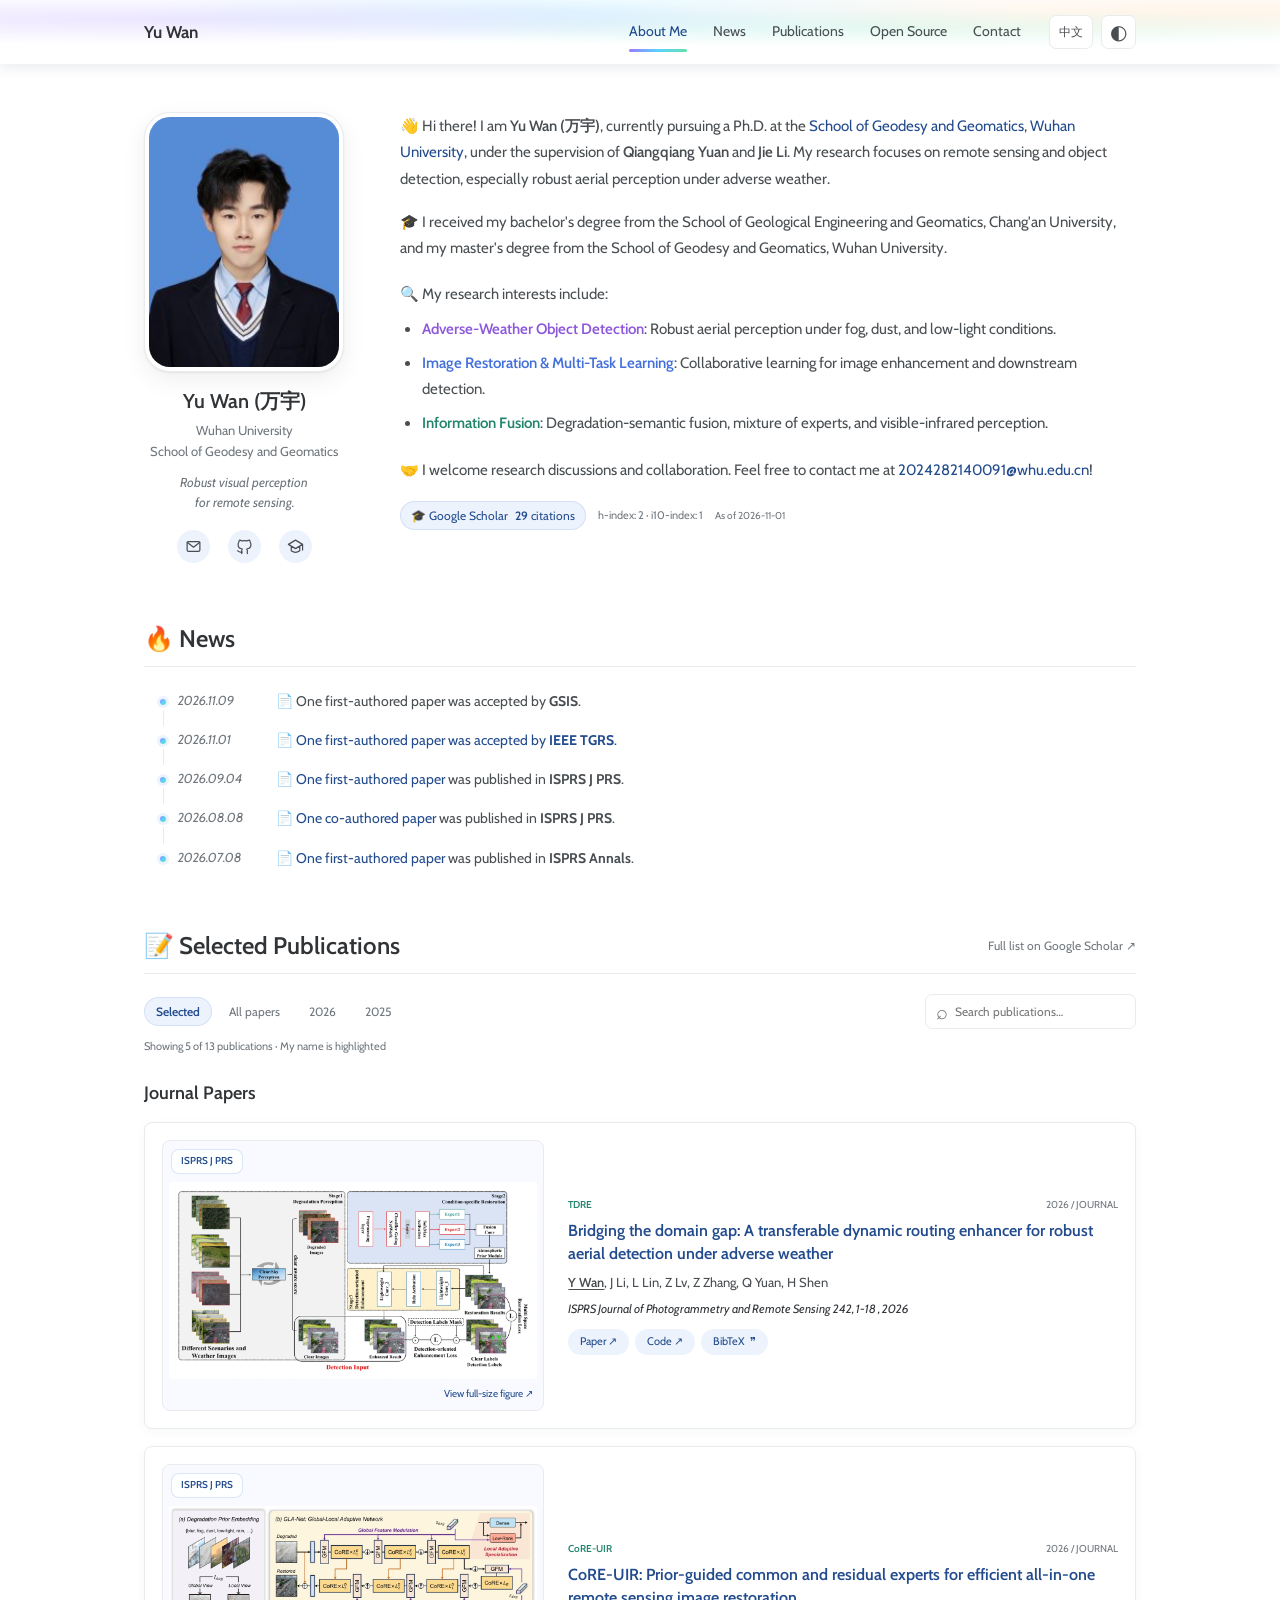
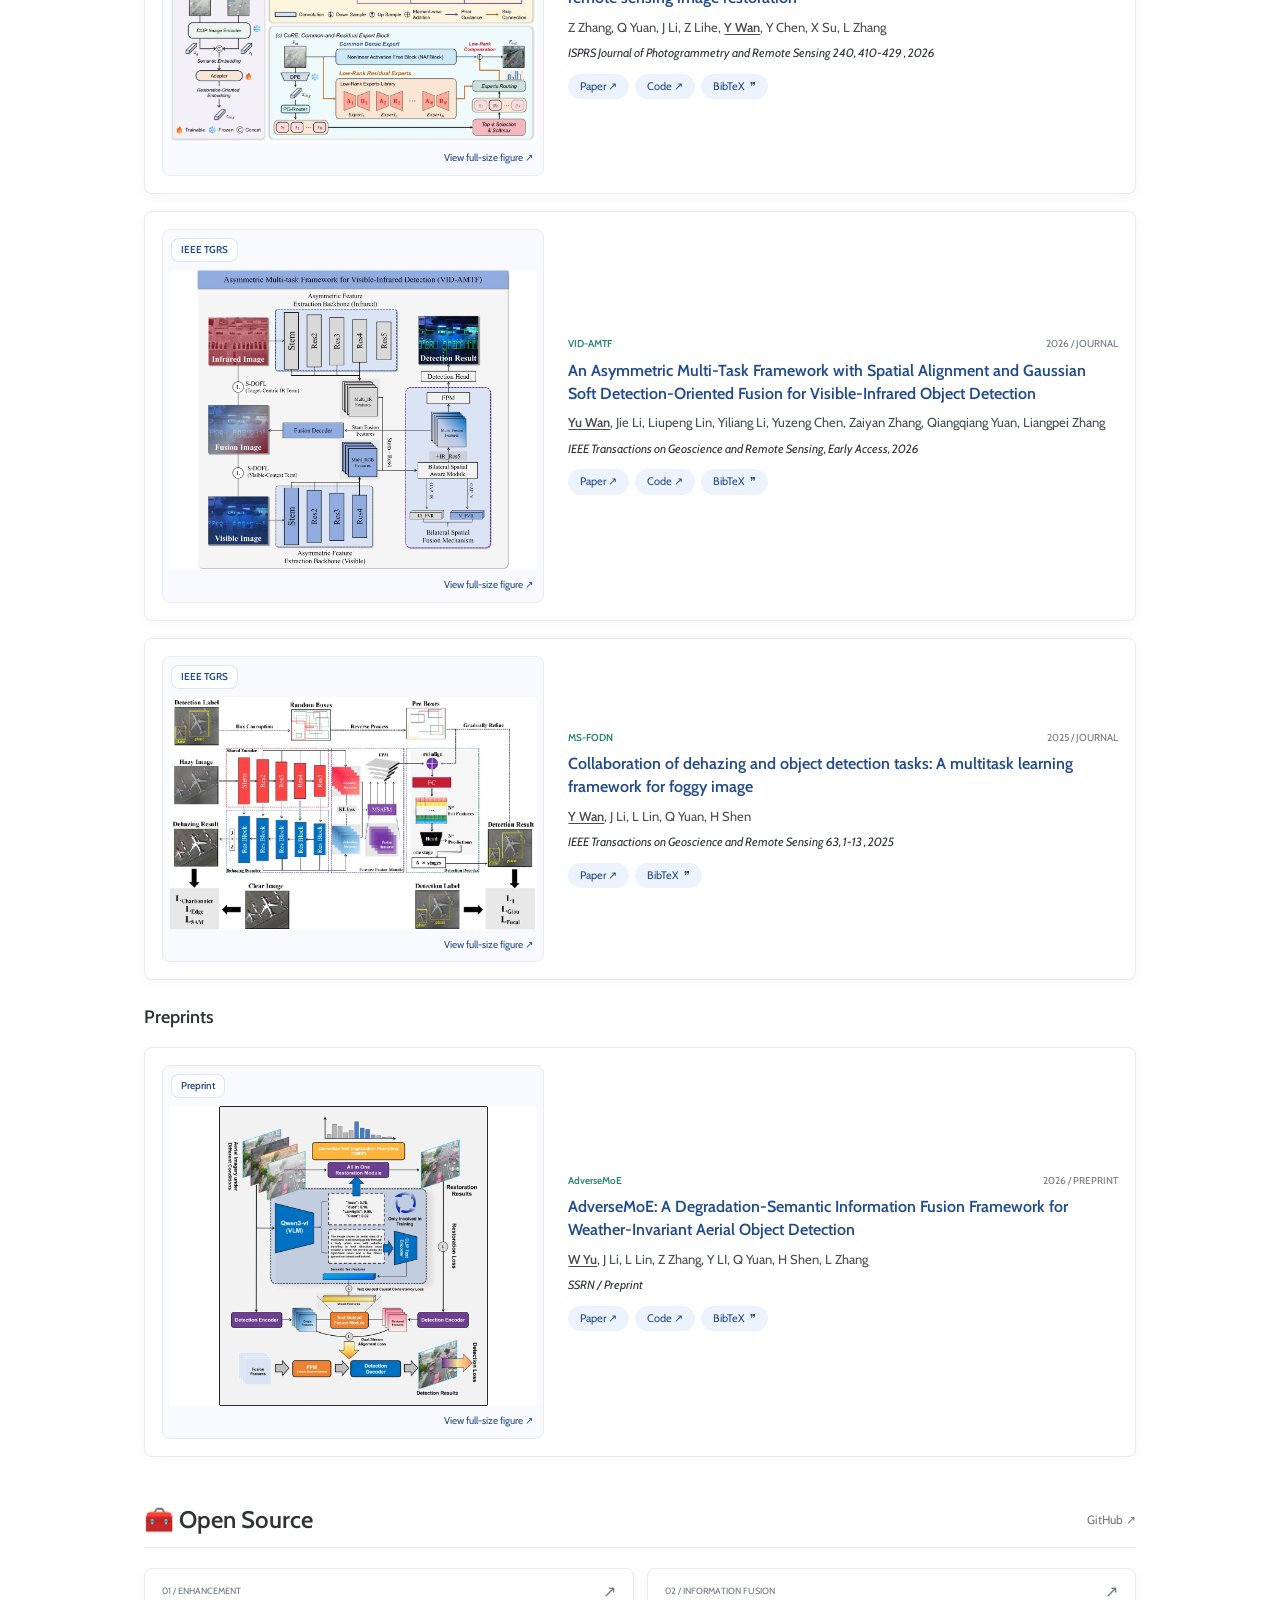
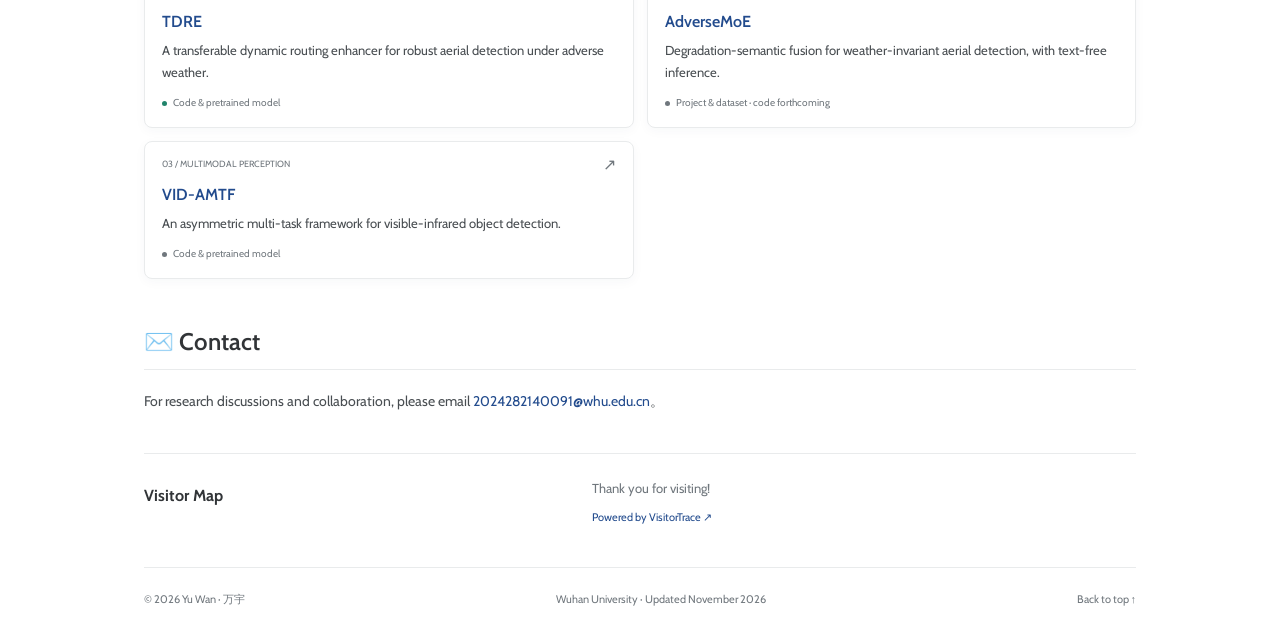
<file: index.html>
<!doctype html>
<html lang="en" data-theme="light">
<head>
  <meta charset="utf-8"><meta name="viewport" content="width=device-width,initial-scale=1">
  <title>Yu Wan · 万宇 | Remote Sensing & Computer Vision</title>
  <meta name="description" content="Yu Wan (万宇), Wuhan University. Research in remote sensing, object detection, and robust visual perception under adverse weather.">
  <meta property="og:title" content="Yu Wan · 万宇 — Academic Homepage">
  <meta property="og:description" content="Remote sensing. Robust perception. Seeing through adverse weather.">
  <meta property="og:type" content="website"><meta name="color-scheme" content="light dark">
  <link rel="icon" href="assets/favicon.svg" type="image/svg+xml">
  <link rel="stylesheet" href="assets/style.css">
  <script>try{document.documentElement.dataset.theme=localStorage.getItem('yw-theme')||'light';document.documentElement.lang=localStorage.getItem('yw-lang')||'en'}catch(e){}</script>
</head>
<body>
<a class="skip-link" href="#main">Skip to content</a>
<header class="site-header"><nav class="nav shell" aria-label="Main navigation">
  <a href="#about" class="wordmark" aria-label="Yu Wan home">Yu Wan</a>
  <div class="nav-links"><a href="#about"><span class="en">About Me</span><span class="zh">关于我</span></a><a href="#news"><span class="en">News</span><span class="zh">动态</span></a><a href="#publications"><span class="en">Publications</span><span class="zh">论文</span></a><a href="#projects"><span class="en">Open Source</span><span class="zh">开源项目</span></a><a href="#contact"><span class="en">Contact</span><span class="zh">联系</span></a></div>
  <div class="nav-actions"><button id="language" aria-label="Switch language">中文</button><button id="theme" aria-label="Toggle dark theme"><span aria-hidden="true">◐</span></button></div>
</nav></header>
<main id="main" class="shell">
<section class="about-section" id="about">
  <aside class="profile" aria-label="Personal profile">
    <img class="portrait" src="assets/portrait.jpg" alt="Yu Wan · 万宇" width="182" height="256">
    <h1><span class="en">Yu Wan (万宇)</span><span class="zh">万宇 · Yu Wan</span></h1>
    <p class="affiliation"><span class="en">Wuhan University<br>School of Geodesy and Geomatics</span><span class="zh">武汉大学 · 测绘学院</span></p>
    <p class="profile-description"><span class="en">Robust visual perception<br>for remote sensing.</span><span class="zh">面向遥感的鲁棒视觉感知。</span></p>
    <div class="profile-links"><a href="mailto:2024282140091@whu.edu.cn" aria-label="Email" title="Email"><svg viewBox="0 0 24 24" aria-hidden="true"><rect x="3" y="5" width="18" height="14" rx="2"/><path d="m3 6 9 7 9-7"/></svg></a><a href="https://github.com/KIKYOUWY" target="_blank" rel="noopener noreferrer" aria-label="GitHub" title="GitHub"><svg viewBox="0 0 24 24" aria-hidden="true"><path d="M9 20c-5 1-5-2-7-2m14 4v-4c0-1-.3-2-1-2.5 3-.3 6-1.5 6-6A5 5 0 0 0 20 6c.2-1 .2-2-1-3-2 0-3 1-4 1a12 12 0 0 0-6 0C8 4 7 3 5 3 4 4 4 5 4 6a5 5 0 0 0-1 3.5c0 4.5 3 5.7 6 6-.7.5-1 1.5-1 2.5v4"/></svg></a><a href="https://scholar.google.com/citations?user=BlMgiksAAAAJ&amp;hl=en" target="_blank" rel="noopener noreferrer" aria-label="Google Scholar" title="Google Scholar"><svg viewBox="0 0 24 24" aria-hidden="true"><path d="m2 9 10-6 10 6-10 6zM6 12v6c4 3 8 3 12 0v-6M22 9v8"/></svg></a></div>
  </aside>
  <div class="about-content">
    <p class="en">👋 Hi there! I am <strong>Yu Wan (万宇)</strong>, currently pursuing a Ph.D. at the <a href="https://www.sgg.whu.edu.cn/" target="_blank" rel="noopener noreferrer">School of Geodesy and Geomatics</a>, <a href="https://www.whu.edu.cn/" target="_blank" rel="noopener noreferrer">Wuhan University</a>, under the supervision of <strong>Qiangqiang Yuan</strong> and <strong>Jie Li</strong>. My research focuses on remote sensing and object detection, especially robust aerial perception under adverse weather.</p>
    <p class="zh">👋 大家好！我是<strong>万宇（Yu Wan）</strong>，目前在<a href="https://www.whu.edu.cn/" target="_blank" rel="noopener noreferrer">武汉大学</a><a href="https://www.sgg.whu.edu.cn/" target="_blank" rel="noopener noreferrer">测绘学院</a>攻读博士学位，由<strong>袁强强</strong>和<strong>李杰</strong>指导。我的研究聚焦遥感与目标检测，尤其关注复杂天气条件下的鲁棒航拍视觉感知。</p>
    <p class="en">🎓 I received my bachelor's degree from the School of Geological Engineering and Geomatics, Chang'an University, and my master's degree from the School of Geodesy and Geomatics, Wuhan University.</p>
    <p class="zh">🎓 我本科毕业于<strong>长安大学地质工程与测绘学院</strong>，硕士毕业于<strong>武汉大学测绘学院</strong>。</p>
    <p class="research-intro"><span class="en">🔍 My research interests include:</span><span class="zh">🔍 我的研究方向包括：</span></p>
    <ul class="research-list" id="research">
      <li><span class="en"><strong class="research-purple">Adverse-Weather Object Detection</strong>: Robust aerial perception under fog, dust, and low-light conditions.</span><span class="zh"><strong class="research-purple">复杂天气目标检测</strong>：雾、沙尘与低光环境下的鲁棒航拍感知。</span></li>
      <li><span class="en"><strong class="research-blue">Image Restoration & Multi-Task Learning</strong>: Collaborative learning for image enhancement and downstream detection.</span><span class="zh"><strong class="research-blue">图像复原与多任务学习</strong>：图像增强与下游目标检测的协同学习。</span></li>
      <li><span class="en"><strong class="research-teal">Information Fusion</strong>: Degradation-semantic fusion, mixture of experts, and visible-infrared perception.</span><span class="zh"><strong class="research-teal">信息融合</strong>：退化与语义融合、混合专家模型、可见光与红外感知。</span></li>
    </ul>
    <p class="en">🤝 I welcome research discussions and collaboration. Feel free to contact me at <a href="mailto:2024282140091@whu.edu.cn">2024282140091@whu.edu.cn</a>!</p><p class="zh">🤝 欢迎科研合作与交流！您可以通过邮箱 <a href="mailto:2024282140091@whu.edu.cn">2024282140091@whu.edu.cn</a> 与我联系。</p>
    <div class="scholar-stats"><a href="https://scholar.google.com/citations?user=BlMgiksAAAAJ&amp;hl=en" target="_blank" rel="noopener noreferrer">🎓 Google Scholar <strong>29</strong> <span class="en">citations</span><span class="zh">次引用</span></a><span>h-index: 2 · i10-index: 1</span><small><span class="en">As of 2026-11-01</span><span class="zh">截至 2026-11-01</span></small></div>
  </div>
</section>
<section id="news" class="section"><div class="section-heading"><h2><span class="en">🔥 News</span><span class="zh">🔥 研究动态</span></h2></div>
  <ul class="news-list">
<li data-news-id="gsis-acceptance-2026-11-09" data-news-role="first"><time datetime="2026-11-09">2026.11.09</time><div><span class="en">📄 One first-authored paper was accepted by <strong>GSIS</strong>.</span><span class="zh">📄 一篇第一作者论文被 <strong>GSIS</strong> 接收。</span></div></li>
<li data-news-id="tgrs-acceptance-2026-11" data-news-role="first"><time datetime="2026-11-01">2026.11.01</time><div><a href="https://ieeexplore.ieee.org/document/11775854/" target="_blank" rel="noopener noreferrer"><span class="en">📄 One first-authored paper was accepted by <strong>IEEE TGRS</strong>.</span><span class="zh">📄 一篇第一作者论文被 <strong>IEEE TGRS</strong> 接收。</span></a></div></li>
<li data-paper-id="paper-5" data-news-role="first"><time datetime="2026-09-04">2026.09.04</time><div><span class="en">📄 <a href="https://doi.org/10.1016/j.isprsjprs.2026.08.041" target="_blank" rel="noopener noreferrer" title="Bridging the domain gap: A transferable dynamic routing enhancer for robust aerial detection under adverse weather">One first-authored paper</a> was published in <strong>ISPRS J PRS</strong>.</span><span class="zh">📄 <a href="https://doi.org/10.1016/j.isprsjprs.2026.08.041" target="_blank" rel="noopener noreferrer" title="Bridging the domain gap: A transferable dynamic routing enhancer for robust aerial detection under adverse weather">一篇第一作者论文</a>发表于 <strong>ISPRS J PRS</strong>。</span></div></li>
<li data-paper-id="paper-2" data-news-role="coauthor"><time datetime="2026-08-08">2026.08.08</time><div><span class="en">📄 <a href="https://doi.org/10.1016/j.isprsjprs.2026.07.028" target="_blank" rel="noopener noreferrer" title="CoRE-UIR: Prior-guided common and residual experts for efficient all-in-one remote sensing image restoration">One co-authored paper</a> was published in <strong>ISPRS J PRS</strong>.</span><span class="zh">📄 <a href="https://doi.org/10.1016/j.isprsjprs.2026.07.028" target="_blank" rel="noopener noreferrer" title="CoRE-UIR: Prior-guided common and residual experts for efficient all-in-one remote sensing image restoration">一篇合著论文</a>发表于 <strong>ISPRS J PRS</strong>。</span></div></li>
<li data-paper-id="paper-8" data-news-role="first"><time datetime="2026-07-08">2026.07.08</time><div><span class="en">📄 <a href="https://doi.org/10.5194/isprs-annals-XI-3-2026-307-2026" target="_blank" rel="noopener noreferrer" title="LAD-Enhancer: A Lightweight All in One Aerial Detection Enhancer Under Adverse Weather">One first-authored paper</a> was published in <strong>ISPRS Annals</strong>.</span><span class="zh">📄 <a href="https://doi.org/10.5194/isprs-annals-XI-3-2026-307-2026" target="_blank" rel="noopener noreferrer" title="LAD-Enhancer: A Lightweight All in One Aerial Detection Enhancer Under Adverse Weather">一篇第一作者论文</a>发表于 <strong>ISPRS Annals</strong>。</span></div></li>
</ul>
</section>
<section id="publications" class="section"><div class="section-heading"><h2><span class="en">📝 Selected Publications</span><span class="zh">📝 代表性论文</span></h2><a class="text-link" href="https://scholar.google.com/citations?user=BlMgiksAAAAJ&amp;hl=en" target="_blank" rel="noopener noreferrer"><span class="en">Full list on Google Scholar</span><span class="zh">完整列表见谷歌学术</span> ↗</a></div>
<div class="publication-tools"><div class="filters" role="group" aria-label="Publication filters"><button class="active" data-filter="selected" aria-pressed="true"><span class="en">Selected</span><span class="zh">代表作</span></button><button data-filter="all" aria-pressed="false"><span class="en">All papers</span><span class="zh">全部论文</span></button><button data-filter="2026" aria-pressed="false">2026</button><button data-filter="2025" aria-pressed="false">2025</button></div><label class="search"><span aria-hidden="true">⌕</span><input type="search" id="paper-search" placeholder="Search publications…" aria-label="Search publications"></label></div>
<p class="results-label" id="results-count" aria-live="polite"></p><div class="papers"><h3 class="publication-group" data-group="journal"><span class="en">Journal Papers</span><span class="zh">期刊论文</span></h3>
<article class="paper with-image" data-selected="true" data-year="2026" data-category="journal">
      <a class="paper-image" data-figure="paper-5" href="assets/publications/full/tdre.webp" target="_blank" rel="noopener noreferrer" aria-label="View figure: Bridging the domain gap: A transferable dynamic routing enhancer for robust aerial detection under adverse weather"><span class="venue-badge">ISPRS J PRS</span><img loading="lazy" decoding="async" src="assets/publications/tdre.webp" alt="Overall framework of TDRE."><span class="figure-hint"><span class="en">View full-size figure ↗</span><span class="zh">点击查看论文大图 ↗</span></span></a><div class="paper-body"><div class="paper-meta"><span>TDRE</span><span>2026 / JOURNAL</span></div>
      <h3><a href="https://doi.org/10.1016/j.isprsjprs.2026.08.041" target="_blank" rel="noopener noreferrer">Bridging the domain gap: A transferable dynamic routing enhancer for robust aerial detection under adverse weather</a></h3><p class="authors"><strong>Y Wan</strong>, J Li, L Lin, Z Lv, Z Zhang, Q Yuan, H Shen</p><p class="venue">ISPRS Journal of Photogrammetry and Remote Sensing 242, 1-18 , 2026</p><div class="paper-links"><a href="https://doi.org/10.1016/j.isprsjprs.2026.08.041" target="_blank" rel="noopener noreferrer">Paper ↗</a><a href="https://github.com/KIKYOUWY/TDRE" target="_blank" rel="noopener noreferrer">Code ↗</a><button class="cite" data-id="paper-5">BibTeX <span aria-hidden="true">❞</span></button></div></div></article>
<article class="paper with-image" data-selected="true" data-year="2026" data-category="journal">
      <a class="paper-image" data-figure="paper-2" href="assets/publications/full/core-uir.webp" target="_blank" rel="noopener noreferrer" aria-label="View figure: CoRE-UIR: Prior-guided common and residual experts for efficient all-in-one remote sensing image restoration"><span class="venue-badge">ISPRS J PRS</span><img loading="lazy" decoding="async" src="assets/publications/core-uir.webp" alt="Fig. 1. The overall framework of the proposed CoRE-UIR."><span class="figure-hint"><span class="en">View full-size figure ↗</span><span class="zh">点击查看论文大图 ↗</span></span></a><div class="paper-body"><div class="paper-meta"><span>CoRE-UIR</span><span>2026 / JOURNAL</span></div>
      <h3><a href="https://doi.org/10.1016/j.isprsjprs.2026.07.028" target="_blank" rel="noopener noreferrer">CoRE-UIR: Prior-guided common and residual experts for efficient all-in-one remote sensing image restoration</a></h3><p class="authors">Z Zhang, Q Yuan, J Li, Z Lihe, <strong>Y Wan</strong>, Y Chen, X Su, L Zhang</p><p class="venue">ISPRS Journal of Photogrammetry and Remote Sensing 240, 410-429 , 2026</p><div class="paper-links"><a href="https://doi.org/10.1016/j.isprsjprs.2026.07.028" target="_blank" rel="noopener noreferrer">Paper ↗</a><a href="https://github.com/zzaiyan/CoRE-UIR" target="_blank" rel="noopener noreferrer">Code ↗</a><button class="cite" data-id="paper-2">BibTeX <span aria-hidden="true">❞</span></button></div></div></article>
<article class="paper with-image" data-selected="true" data-year="2026" data-category="journal">
      <a class="paper-image" data-figure="paper-13" href="assets/publications/full/vid-amtf.webp" target="_blank" rel="noopener noreferrer" aria-label="View figure: An Asymmetric Multi-Task Framework with Spatial Alignment and Gaussian Soft Detection-Oriented Fusion for Visible-Infrared Object Detection"><span class="venue-badge">IEEE TGRS</span><img loading="lazy" decoding="async" src="assets/publications/vid-amtf.webp" alt="Overall framework of VID-AMTF: asymmetric visible-infrared feature extraction, spatial alignment, and detection-oriented fusion."><span class="figure-hint"><span class="en">View full-size figure ↗</span><span class="zh">点击查看论文大图 ↗</span></span></a><div class="paper-body"><div class="paper-meta"><span>VID-AMTF</span><span>2026 / JOURNAL</span></div>
      <h3><a href="https://doi.org/10.1109/TGRS.2026.3750106" target="_blank" rel="noopener noreferrer">An Asymmetric Multi-Task Framework with Spatial Alignment and Gaussian Soft Detection-Oriented Fusion for Visible-Infrared Object Detection</a></h3><p class="authors"><strong>Yu Wan</strong>, Jie Li, Liupeng Lin, Yiliang Li, Yuzeng Chen, Zaiyan Zhang, Qiangqiang Yuan, Liangpei Zhang</p><p class="venue">IEEE Transactions on Geoscience and Remote Sensing, Early Access, 2026</p><div class="paper-links"><a href="https://doi.org/10.1109/TGRS.2026.3750106" target="_blank" rel="noopener noreferrer">Paper ↗</a><a href="https://github.com/KIKYOUWY/VID-AMTF" target="_blank" rel="noopener noreferrer">Code ↗</a><button class="cite" data-id="paper-13">BibTeX <span aria-hidden="true">❞</span></button></div></div></article>
<article class="paper with-image" data-selected="true" data-year="2025" data-category="journal">
      <a class="paper-image" data-figure="paper-1" href="assets/publications/full/ms-fodn.webp" target="_blank" rel="noopener noreferrer" aria-label="View figure: Collaboration of dehazing and object detection tasks: A multitask learning framework for foggy image"><span class="venue-badge">IEEE TGRS</span><img loading="lazy" decoding="async" src="assets/publications/ms-fodn.webp" alt="Fig. 2. Architecture of proposed MS-FODN."><span class="figure-hint"><span class="en">View full-size figure ↗</span><span class="zh">点击查看论文大图 ↗</span></span></a><div class="paper-body"><div class="paper-meta"><span>MS-FODN</span><span>2025 / JOURNAL</span></div>
      <h3><a href="https://doi.org/10.1109/TGRS.2025.3548283" target="_blank" rel="noopener noreferrer">Collaboration of dehazing and object detection tasks: A multitask learning framework for foggy image</a></h3><p class="authors"><strong>Y Wan</strong>, J Li, L Lin, Q Yuan, H Shen</p><p class="venue">IEEE Transactions on Geoscience and Remote Sensing 63, 1-13 , 2025</p><div class="paper-links"><a href="https://doi.org/10.1109/TGRS.2025.3548283" target="_blank" rel="noopener noreferrer">Paper ↗</a><button class="cite" data-id="paper-1">BibTeX <span aria-hidden="true">❞</span></button></div></div></article>
<article class="paper with-image" data-selected="false" data-year="2026" data-category="journal">
      <a class="paper-image" data-figure="paper-6" href="assets/publications/full/lsoaf-yolo.webp" target="_blank" rel="noopener noreferrer" aria-label="View figure: LSOAF-YOLO: A Lightweight Small Object Detector with Attention Fusion for Aerial Remote Sensing Imagery"><span class="venue-badge">IEEE JSTARS</span><img loading="lazy" decoding="async" src="assets/publications/lsoaf-yolo.webp" alt="Fig. 1. General framework of LSOAF-YOLO."><span class="figure-hint"><span class="en">View full-size figure ↗</span><span class="zh">点击查看论文大图 ↗</span></span></a><div class="paper-body"><div class="paper-meta"><span>Journal</span><span>2026 / JOURNAL</span></div>
      <h3><a href="https://doi.org/10.1109/JSTARS.2026.3736458" target="_blank" rel="noopener noreferrer">LSOAF-YOLO: A Lightweight Small Object Detector with Attention Fusion for Aerial Remote Sensing Imagery</a></h3><p class="authors">Y Li, L Zheng, <strong>Y Wan</strong>, S Zhang, J Li, F Deng</p><p class="venue">IEEE Journal of Selected Topics in Applied Earth Observations and Remote Sensing , 2026</p><div class="paper-links"><a href="https://doi.org/10.1109/JSTARS.2026.3736458" target="_blank" rel="noopener noreferrer">Paper ↗</a><button class="cite" data-id="paper-6">BibTeX <span aria-hidden="true">❞</span></button></div></div></article>
<article class="paper with-image" data-selected="false" data-year="2026" data-category="journal">
      <a class="paper-image" data-figure="paper-9" href="assets/publications/full/gro-yolo.webp" target="_blank" rel="noopener noreferrer" aria-label="View figure: GRO-YOLO: Multi-Granularity Perception for Efficient Small Object Detection From Remote Sensing Images"><span class="venue-badge">IEEE JSTARS</span><img loading="lazy" decoding="async" src="assets/publications/gro-yolo.webp" alt="Fig. 1. Overall architecture of GRO-YOLO."><span class="figure-hint"><span class="en">View full-size figure ↗</span><span class="zh">点击查看论文大图 ↗</span></span></a><div class="paper-body"><div class="paper-meta"><span>Journal</span><span>2026 / JOURNAL</span></div>
      <h3><a href="https://doi.org/10.1109/JSTARS.2026.3683563" target="_blank" rel="noopener noreferrer">GRO-YOLO: Multi-Granularity Perception for Efficient Small Object Detection From Remote Sensing Images</a></h3><p class="authors">Y Liao, Y Li, Z He, C Zhang, <strong>Y Wan</strong>, Y Wang, Y Li</p><p class="venue">IEEE Journal of Selected Topics in Applied Earth Observations and Remote Sensing , 2026</p><div class="paper-links"><a href="https://doi.org/10.1109/JSTARS.2026.3683563" target="_blank" rel="noopener noreferrer">Paper ↗</a><button class="cite" data-id="paper-9">BibTeX <span aria-hidden="true">❞</span></button></div></div></article>
<article class="paper with-image" data-selected="false" data-year="2026" data-category="journal">
      <a class="paper-image" data-figure="paper-7" href="assets/publications/full/iegc-fsdn.webp" target="_blank" rel="noopener noreferrer" aria-label="View figure: IEGC-FSDN: Foggy Ship Detection Network With Integrating Edge and Global Constraints"><span class="venue-badge">IEEE SPL</span><img loading="lazy" decoding="async" src="assets/publications/iegc-fsdn.webp" alt="Fig. 1. Overall architecture of the proposed IEGC-FSDN."><span class="figure-hint"><span class="en">View full-size figure ↗</span><span class="zh">点击查看论文大图 ↗</span></span></a><div class="paper-body"><div class="paper-meta"><span>IEGC-FSDN</span><span>2026 / JOURNAL</span></div>
      <h3><a href="https://doi.org/10.1109/LSP.2026.3724106" target="_blank" rel="noopener noreferrer">IEGC-FSDN: Foggy Ship Detection Network With Integrating Edge and Global Constraints</a></h3><p class="authors">Y Yang, <strong>Y Wan</strong>, J Li, L Lin, Z Zhang</p><p class="venue">IEEE Signal Processing Letters , 2026</p><div class="paper-links"><a href="https://doi.org/10.1109/LSP.2026.3724106" target="_blank" rel="noopener noreferrer">Paper ↗</a><a href="https://github.com/KIKYOUWY/IEGC-FSDN" target="_blank" rel="noopener noreferrer">Code ↗</a><button class="cite" data-id="paper-7">BibTeX <span aria-hidden="true">❞</span></button></div></div></article>
<article class="paper with-image" data-selected="false" data-year="2026" data-category="journal">
      <a class="paper-image" data-figure="paper-10" href="assets/publications/full/cascade-learning.webp" target="_blank" rel="noopener noreferrer" aria-label="View figure: 级联学习的雾下遥感影像目标检测."><span class="venue-badge">Journal of Remote Sensing</span><img loading="lazy" decoding="async" src="assets/publications/cascade-learning.webp" alt="Fig. 2. The frame of CL-FODM."><span class="figure-hint"><span class="en">View full-size figure ↗</span><span class="zh">点击查看论文大图 ↗</span></span></a><div class="paper-body"><div class="paper-meta"><span>Journal</span><span>2026 / JOURNAL</span></div>
      <h3><a href="https://doi.org/10.11834/jrs.20255024" target="_blank" rel="noopener noreferrer">级联学习的雾下遥感影像目标检测.</a></h3><p class="authors"><strong>万宇</strong>， 李杰， 郑莉， 林镠鹏， 袁强强， 李慧芳， 杨依</p><p class="venue">Journal of Remote Sensing 30 (2), 347 , 2026</p><div class="paper-links"><a href="https://doi.org/10.11834/jrs.20255024" target="_blank" rel="noopener noreferrer">Paper ↗</a><button class="cite" data-id="paper-10">BibTeX <span aria-hidden="true">❞</span></button></div></div></article>
<article class="paper " data-selected="false" data-year="2025" data-category="journal">
      <div class="paper-body"><div class="paper-meta"><span>Journal</span><span>2025 / JOURNAL</span></div>
      <h3><a href="https://scholar.google.com/citations?view_op=view_citation&amp;hl=en&amp;oe=ASCII&amp;user=BlMgiksAAAAJ&amp;citation_for_view=BlMgiksAAAAJ:UeHWp8X0CEIC" target="_blank" rel="noopener noreferrer">Unsupervised Pansharpening Method Based on Guided Diffusion with Degradation Constraints.</a></h3><p class="authors">H TONG, C DU, <strong>Y WAN</strong>, J LI, Q YUAN</p><p class="venue">Journal of Geodesy &amp; Geoinformation Science 8 (4), 56 , 2025</p><div class="paper-links"><a href="https://scholar.google.com/citations?view_op=view_citation&amp;hl=en&amp;oe=ASCII&amp;user=BlMgiksAAAAJ&amp;citation_for_view=BlMgiksAAAAJ:UeHWp8X0CEIC" target="_blank" rel="noopener noreferrer">Paper ↗</a><button class="cite" data-id="paper-3">BibTeX <span aria-hidden="true">❞</span></button></div></div></article>
<article class="paper with-image" data-selected="false" data-year="2025" data-category="journal">
      <a class="paper-image" data-figure="paper-11" href="assets/publications/full/terrain-reconstruction.webp" target="_blank" rel="noopener noreferrer" aria-label="View figure: 复杂坡面拟合的异源点云配准及三维地形精细重建"><span class="venue-badge">Optics and Precision Engineering</span><img loading="lazy" decoding="async" src="assets/publications/terrain-reconstruction.webp" alt="Fig. 5. Result from our registration algorithm."><span class="figure-hint"><span class="en">View full-size figure ↗</span><span class="zh">点击查看论文大图 ↗</span></span></a><div class="paper-body"><div class="paper-meta"><span>Journal</span><span>2025 / JOURNAL</span></div>
      <h3><a href="https://doi.org/10.37188/OPE.20253304.0579" target="_blank" rel="noopener noreferrer">复杂坡面拟合的异源点云配准及三维地形精细重建</a></h3><p class="authors">唐一亮， 杨耘， <strong>万宇</strong>， 徐永节， 王锐， 辜第桢</p><p class="venue">Optics and Precision Engineering 33 (4), 579-590 , 2025</p><div class="paper-links"><a href="https://doi.org/10.37188/OPE.20253304.0579" target="_blank" rel="noopener noreferrer">Paper ↗</a><button class="cite" data-id="paper-11">BibTeX <span aria-hidden="true">❞</span></button></div></div></article>
<h3 class="publication-group" data-group="conference"><span class="en">Conference Papers</span><span class="zh">会议论文</span></h3>
<article class="paper with-image" data-selected="false" data-year="2026" data-category="conference">
      <a class="paper-image" data-figure="paper-8" href="assets/publications/full/lad-enhancer.webp" target="_blank" rel="noopener noreferrer" aria-label="View figure: LAD-Enhancer: A Lightweight All in One Aerial Detection Enhancer Under Adverse Weather"><span class="venue-badge">ISPRS Annals</span><img loading="lazy" decoding="async" src="assets/publications/lad-enhancer.webp" alt="Fig. 1. The overall framework of LAD-Enhancer."><span class="figure-hint"><span class="en">View full-size figure ↗</span><span class="zh">点击查看论文大图 ↗</span></span></a><div class="paper-body"><div class="paper-meta"><span>LAD-Enhancer</span><span>2026 / CONFERENCE</span></div>
      <h3><a href="https://doi.org/10.5194/isprs-annals-XI-3-2026-307-2026" target="_blank" rel="noopener noreferrer">LAD-Enhancer: A Lightweight All in One Aerial Detection Enhancer Under Adverse Weather</a></h3><p class="authors"><strong>Y Wan</strong>, J Li, L Lin, Z Zhang, Q Yuan, H Shen</p><p class="venue">ISPRS Annals of the Photogrammetry, Remote Sensing and Spatial Information … , 2026</p><div class="paper-links"><a href="https://doi.org/10.5194/isprs-annals-XI-3-2026-307-2026" target="_blank" rel="noopener noreferrer">Paper ↗</a><button class="cite" data-id="paper-8">BibTeX <span aria-hidden="true">❞</span></button></div></div></article>
<article class="paper with-image" data-selected="false" data-year="2025" data-category="conference">
      <a class="paper-image" data-figure="paper-4" href="assets/publications/full/dfi-fodn.webp" target="_blank" rel="noopener noreferrer" aria-label="View figure: DFI-FODN: Dehazing Feature Injected Foggy Image Object Detection Network under Multi-task Learning Framework"><span class="venue-badge">IGARSS</span><img loading="lazy" decoding="async" src="assets/publications/dfi-fodn.webp" alt="Fig. 1. The DFI-FODN architecture."><span class="figure-hint"><span class="en">View full-size figure ↗</span><span class="zh">点击查看论文大图 ↗</span></span></a><div class="paper-body"><div class="paper-meta"><span>DFI-FODN</span><span>2025 / CONFERENCE</span></div>
      <h3><a href="https://doi.org/10.1109/IGARSS55030.2025.11243574" target="_blank" rel="noopener noreferrer">DFI-FODN: Dehazing Feature Injected Foggy Image Object Detection Network under Multi-task Learning Framework</a></h3><p class="authors"><strong>Y Wan</strong>, J Li, L Lin, H Li, Q Yuan, C Zeng, Y Yang</p><p class="venue">IGARSS 2025-2025 IEEE International Geoscience and Remote Sensing Symposium … , 2025</p><div class="paper-links"><a href="https://doi.org/10.1109/IGARSS55030.2025.11243574" target="_blank" rel="noopener noreferrer">Paper ↗</a><button class="cite" data-id="paper-4">BibTeX <span aria-hidden="true">❞</span></button></div></div></article>
<h3 class="publication-group" data-group="preprint"><span class="en">Preprints</span><span class="zh">预印本</span></h3>
<article class="paper with-image" data-selected="true" data-year="2026" data-category="preprint">
      <a class="paper-image" data-figure="paper-12" href="assets/publications/full/adversemoe.webp" target="_blank" rel="noopener noreferrer" aria-label="View figure: AdverseMoE: A Degradation-Semantic Information Fusion Framework for Weather-Invariant Aerial Object Detection"><span class="venue-badge">Preprint</span><img loading="lazy" decoding="async" src="assets/publications/adversemoe.webp" alt="Fig. 2. Overall framework of AdverseMoE."><span class="figure-hint"><span class="en">View full-size figure ↗</span><span class="zh">点击查看论文大图 ↗</span></span></a><div class="paper-body"><div class="paper-meta"><span>AdverseMoE</span><span>2026 / PREPRINT</span></div>
      <h3><a href="https://doi.org/10.2139/ssrn.7284341" target="_blank" rel="noopener noreferrer">AdverseMoE: A Degradation-Semantic Information Fusion Framework for Weather-Invariant Aerial Object Detection</a></h3><p class="authors"><strong>W Yu</strong>, J Li, L Lin, Z Zhang, Y LI, Q Yuan, H Shen, L Zhang</p><p class="venue">SSRN / Preprint</p><div class="paper-links"><a href="https://doi.org/10.2139/ssrn.7284341" target="_blank" rel="noopener noreferrer">Paper ↗</a><a href="https://github.com/KIKYOUWY/AdverseMoE" target="_blank" rel="noopener noreferrer">Code ↗</a><button class="cite" data-id="paper-12">BibTeX <span aria-hidden="true">❞</span></button></div></div></article></div><p id="no-results" hidden><span class="en">No publications match your search.</span><span class="zh">没有符合条件的论文。</span></p>
</section>
<section id="projects" class="section"><div class="section-heading"><h2><span class="en">🧰 Open Source</span><span class="zh">🧰 开源项目</span></h2><a class="text-link" href="https://github.com/KIKYOUWY" target="_blank" rel="noopener noreferrer">GitHub ↗</a></div>
<div class="project-grid"><a class="project" href="https://github.com/KIKYOUWY/TDRE" target="_blank" rel="noopener noreferrer"><div class="project-top"><span>01 / ENHANCEMENT</span><span>↗</span></div><h3>TDRE</h3><p class="en">A transferable dynamic routing enhancer for robust aerial detection under adverse weather.</p><p class="zh">面向复杂天气航拍检测的可迁移动态路由增强器。</p><span class="project-status"><span class="status-dot"></span><span class="en">Code & pretrained model</span><span class="zh">代码与预训练模型</span></span></a><a class="project" href="https://github.com/KIKYOUWY/AdverseMoE" target="_blank" rel="noopener noreferrer"><div class="project-top"><span>02 / INFORMATION FUSION</span><span>↗</span></div><h3>AdverseMoE</h3><p class="en">Degradation-semantic fusion for weather-invariant aerial detection, with text-free inference.</p><p class="zh">融合退化与语义信息，实现天气鲁棒的航拍目标检测，推理阶段无需文本输入。</p><span class="project-status"><span class="status-dot muted"></span><span class="en">Project & dataset · code forthcoming</span><span class="zh">项目与数据集 · 代码逐步开放</span></span></a><a class="project" href="https://github.com/KIKYOUWY/VID-AMTF" target="_blank" rel="noopener noreferrer"><div class="project-top"><span>03 / MULTIMODAL PERCEPTION</span><span>↗</span></div><h3>VID-AMTF</h3><p class="en">An asymmetric multi-task framework for visible-infrared object detection.</p><p class="zh">面向可见光与红外目标检测的非对称多任务框架。</p><span class="project-status"><span class="status-dot muted"></span><span class="en">Code & pretrained model</span><span class="zh">代码与预训练模型</span></span></a></div></section>
<section class="section contact" id="contact"><div class="section-heading"><h2><span class="en">✉️ Contact</span><span class="zh">✉️ 联系方式</span></h2></div><p><span class="en">For research discussions and collaboration, please email </span><span class="zh">欢迎交流与合作，联系邮箱：</span><a href="mailto:2024282140091@whu.edu.cn">2024282140091@whu.edu.cn</a>。</p></section>
</main>
<section class="shell visitor-trace" id="visitors" aria-labelledby="visitor-heading">
      <div class="visitor-map"><h2 id="visitor-heading"><span class="en">Visitor Map</span><span class="zh">访客足迹</span></h2><script async src="https://stats.zzaiyan.com/embed/widget.js?site_id=u3th72ujhl5ojl3g"></script></div>
      <div class="visitor-note"><p><span class="en">Thank you for visiting!</span><span class="zh">感谢你的来访！</span></p><a href="https://github.com/zzaiyan/VisitorTrace" target="_blank" rel="noopener noreferrer">Powered by VisitorTrace ↗</a></div>
    </section>
<footer class="shell footer"><span>© 2026 Yu Wan · 万宇</span><span class="en">Wuhan University · Updated November 2026</span><span class="zh">武汉大学 · 更新于 2026 年 11 月</span><a href="#about"><span class="en">Back to top</span><span class="zh">返回顶部</span> ↑</a></footer>
<dialog id="citation-dialog"><div class="dialog-heading"><h2>BibTeX</h2><button id="close-citation" aria-label="Close citation">×</button></div><pre id="citation-text" tabindex="0"></pre><div class="dialog-actions"><button id="copy-citation" class="button primary">Copy BibTeX</button><a id="download-citation" class="button" download="citation.bib">Download .bib</a></div><p id="copy-status" role="status"></p></dialog>
<dialog id="figure-dialog" aria-labelledby="figure-title"><div class="dialog-heading"><h2 id="figure-title"></h2><button id="close-figure" aria-label="Close figure">×</button></div><div class="figure-toolbar"><button id="figure-size" class="button" aria-pressed="false"><span class="en">Original size</span><span class="zh">原始尺寸</span></button><a id="figure-original" class="button" target="_blank" rel="noopener noreferrer"><span class="en">Open original ↗</span><span class="zh">新标签页查看原图 ↗</span></a><a id="figure-source" class="text-link" target="_blank" rel="noopener noreferrer"><span class="en">Figure source ↗</span><span class="zh">图片来源 ↗</span></a></div><div class="figure-stage"><img id="figure-large" alt=""></div><p id="figure-caption"></p></dialog>
<script id="profile-data" type="application/json">{"name": "Yu Wan", "name_zh": "万宇", "email": "2024282140091@whu.edu.cn", "github": "https://github.com/KIKYOUWY", "scholar": "https://scholar.google.com/citations?user=BlMgiksAAAAJ&hl=en", "updated": "2026-11-01", "metrics": {"citations": 29, "h_index": 2, "i10_index": 1}, "papers": [{"id": "paper-5", "title": "Bridging the domain gap: A transferable dynamic routing enhancer for robust aerial detection under adverse weather", "authors": "Y Wan, J Li, L Lin, Z Lv, Z Zhang, Q Yuan, H Shen", "venue": "ISPRS Journal of Photogrammetry and Remote Sensing 242, 1-18 , 2026", "year": "2026", "scholar": "https://scholar.google.com/citations?view_op=view_citation&hl=en&oe=ASCII&user=BlMgiksAAAAJ&citation_for_view=BlMgiksAAAAJ:W7OEmFMy1HYC", "category": "journal", "selected": true, "short": "TDRE", "image": "publications/tdre.webp", "code": "https://github.com/KIKYOUWY/TDRE", "doi": "10.1016/j.isprsjprs.2026.08.041", "image_full": "publications/full/tdre.webp", "image_caption": "Overall framework of TDRE.", "image_source": "https://github.com/KIKYOUWY/TDRE/blob/main/Figs/pipline.png"}, {"id": "paper-2", "title": "CoRE-UIR: Prior-guided common and residual experts for efficient all-in-one remote sensing image restoration", "authors": "Z Zhang, Q Yuan, J Li, Z Lihe, Y Wan, Y Chen, X Su, L Zhang", "venue": "ISPRS Journal of Photogrammetry and Remote Sensing 240, 410-429 , 2026", "year": "2026", "scholar": "https://scholar.google.com/citations?view_op=view_citation&hl=en&oe=ASCII&user=BlMgiksAAAAJ&citation_for_view=BlMgiksAAAAJ:u-x6o8ySG0sC", "category": "journal", "selected": true, "short": "CoRE-UIR", "image": "publications/core-uir.webp", "code": "https://github.com/zzaiyan/CoRE-UIR", "doi": "10.1016/j.isprsjprs.2026.07.028", "image_full": "publications/full/core-uir.webp", "image_caption": "Fig. 1. The overall framework of the proposed CoRE-UIR.", "image_source": "https://doi.org/10.1016/j.isprsjprs.2026.07.028"}, {"id": "paper-13", "title": "An Asymmetric Multi-Task Framework with Spatial Alignment and Gaussian Soft Detection-Oriented Fusion for Visible-Infrared Object Detection", "authors": "Yu Wan, Jie Li, Liupeng Lin, Yiliang Li, Yuzeng Chen, Zaiyan Zhang, Qiangqiang Yuan, Liangpei Zhang", "venue": "IEEE Transactions on Geoscience and Remote Sensing, Early Access, 2026", "year": "2026", "scholar": "https://ieeexplore.ieee.org/document/11775854/", "category": "journal", "selected": true, "short": "VID-AMTF", "image": "publications/vid-amtf.webp", "image_full": "publications/full/vid-amtf.webp", "image_caption": "Overall framework of VID-AMTF: asymmetric visible-infrared feature extraction, spatial alignment, and detection-oriented fusion.", "image_source": "https://github.com/KIKYOUWY/VID-AMTF/blob/main/figures/vid_amtf_framework.png", "code": "https://github.com/KIKYOUWY/VID-AMTF", "doi": "10.1109/TGRS.2026.3750106"}, {"id": "paper-1", "title": "Collaboration of dehazing and object detection tasks: A multitask learning framework for foggy image", "authors": "Y Wan, J Li, L Lin, Q Yuan, H Shen", "venue": "IEEE Transactions on Geoscience and Remote Sensing 63, 1-13 , 2025", "year": "2025", "scholar": "https://scholar.google.com/citations?view_op=view_citation&hl=en&oe=ASCII&user=BlMgiksAAAAJ&citation_for_view=BlMgiksAAAAJ:d1gkVwhDpl0C", "category": "journal", "selected": true, "short": "MS-FODN", "image": "publications/ms-fodn.webp", "image_full": "publications/full/ms-fodn.webp", "image_caption": "Fig. 2. Architecture of proposed MS-FODN.", "image_source": "https://www.semanticscholar.org/paper/2b6e40e27499112eee78bc7ffa7827269b5a70bd", "doi": "10.1109/TGRS.2025.3548283"}, {"id": "paper-6", "title": "LSOAF-YOLO: A Lightweight Small Object Detector with Attention Fusion for Aerial Remote Sensing Imagery", "authors": "Y Li, L Zheng, Y Wan, S Zhang, J Li, F Deng", "venue": "IEEE Journal of Selected Topics in Applied Earth Observations and Remote Sensing , 2026", "year": "2026", "scholar": "https://scholar.google.com/citations?view_op=view_citation&hl=en&oe=ASCII&user=BlMgiksAAAAJ&citation_for_view=BlMgiksAAAAJ:YsMSGLbcyi4C", "category": "journal", "selected": false, "image": "publications/lsoaf-yolo.webp", "image_full": "publications/full/lsoaf-yolo.webp", "image_caption": "Fig. 1. General framework of LSOAF-YOLO.", "image_source": "https://www.semanticscholar.org/paper/3c9f4878eba3f08e36a691a571808828fb6b047a", "doi": "10.1109/JSTARS.2026.3736458"}, {"id": "paper-9", "title": "GRO-YOLO: Multi-Granularity Perception for Efficient Small Object Detection From Remote Sensing Images", "authors": "Y Liao, Y Li, Z He, C Zhang, Y Wan, Y Wang, Y Li", "venue": "IEEE Journal of Selected Topics in Applied Earth Observations and Remote Sensing , 2026", "year": "2026", "scholar": "https://scholar.google.com/citations?view_op=view_citation&hl=en&oe=ASCII&user=BlMgiksAAAAJ&citation_for_view=BlMgiksAAAAJ:2osOgNQ5qMEC", "category": "journal", "selected": false, "image": "publications/gro-yolo.webp", "image_full": "publications/full/gro-yolo.webp", "image_caption": "Fig. 1. Overall architecture of GRO-YOLO.", "image_source": "https://www.semanticscholar.org/paper/4cd411e8354aae7cc8c20aed22eeb6e5ef9d854d", "doi": "10.1109/JSTARS.2026.3683563"}, {"id": "paper-7", "title": "IEGC-FSDN: Foggy Ship Detection Network With Integrating Edge and Global Constraints", "authors": "Y Yang, Y Wan, J Li, L Lin, Z Zhang", "venue": "IEEE Signal Processing Letters , 2026", "year": "2026", "scholar": "https://scholar.google.com/citations?view_op=view_citation&hl=en&oe=ASCII&user=BlMgiksAAAAJ&citation_for_view=BlMgiksAAAAJ:qjMakFHDy7sC", "category": "journal", "selected": false, "short": "IEGC-FSDN", "code": "https://github.com/KIKYOUWY/IEGC-FSDN", "doi": "10.1109/LSP.2026.3724106", "image": "publications/iegc-fsdn.webp", "image_full": "publications/full/iegc-fsdn.webp", "image_caption": "Fig. 1. Overall architecture of the proposed IEGC-FSDN.", "image_source": "https://doi.org/10.1109/LSP.2026.3724106"}, {"id": "paper-10", "title": "级联学习的雾下遥感影像目标检测.", "authors": "万宇， 李杰， 郑莉， 林镠鹏， 袁强强， 李慧芳， 杨依", "venue": "Journal of Remote Sensing 30 (2), 347 , 2026", "year": "2026", "scholar": "https://scholar.google.com/citations?view_op=view_citation&hl=en&oe=ASCII&user=BlMgiksAAAAJ&citation_for_view=BlMgiksAAAAJ:IjCSPb-OGe4C", "category": "journal", "selected": false, "image": "publications/cascade-learning.webp", "image_full": "publications/full/cascade-learning.webp", "image_caption": "Fig. 2. The frame of CL-FODM.", "image_source": "https://doi.org/10.11834/jrs.20255024", "doi": "10.11834/jrs.20255024"}, {"id": "paper-3", "title": "Unsupervised Pansharpening Method Based on Guided Diffusion with Degradation Constraints.", "authors": "H TONG, C DU, Y WAN, J LI, Q YUAN", "venue": "Journal of Geodesy & Geoinformation Science 8 (4), 56 , 2025", "year": "2025", "scholar": "https://scholar.google.com/citations?view_op=view_citation&hl=en&oe=ASCII&user=BlMgiksAAAAJ&citation_for_view=BlMgiksAAAAJ:UeHWp8X0CEIC", "category": "journal", "selected": false}, {"id": "paper-11", "title": "复杂坡面拟合的异源点云配准及三维地形精细重建", "authors": "唐一亮， 杨耘， 万宇， 徐永节， 王锐， 辜第桢", "venue": "Optics and Precision Engineering 33 (4), 579-590 , 2025", "year": "2025", "scholar": "https://scholar.google.com/citations?view_op=view_citation&hl=en&oe=ASCII&user=BlMgiksAAAAJ&citation_for_view=BlMgiksAAAAJ:zYLM7Y9cAGgC", "category": "journal", "selected": false, "image": "publications/terrain-reconstruction.webp", "image_full": "publications/full/terrain-reconstruction.webp", "image_caption": "Fig. 5. Result from our registration algorithm.", "image_source": "https://ope.lightpublishing.cn/cn/article/doi/10.37188/OPE.20253304.0579", "doi": "10.37188/OPE.20253304.0579"}, {"id": "paper-8", "title": "LAD-Enhancer: A Lightweight All in One Aerial Detection Enhancer Under Adverse Weather", "authors": "Y Wan, J Li, L Lin, Z Zhang, Q Yuan, H Shen", "venue": "ISPRS Annals of the Photogrammetry, Remote Sensing and Spatial Information … , 2026", "year": "2026", "scholar": "https://scholar.google.com/citations?view_op=view_citation&hl=en&oe=ASCII&user=BlMgiksAAAAJ&citation_for_view=BlMgiksAAAAJ:9yKSN-GCB0IC", "category": "conference", "selected": false, "short": "LAD-Enhancer", "doi": "10.5194/isprs-annals-XI-3-2026-307-2026", "image": "publications/lad-enhancer.webp", "image_full": "publications/full/lad-enhancer.webp", "image_caption": "Fig. 1. The overall framework of LAD-Enhancer.", "image_source": "https://isprs-annals.copernicus.org/articles/XI-3-2026/307/2026/"}, {"id": "paper-4", "title": "DFI-FODN: Dehazing Feature Injected Foggy Image Object Detection Network under Multi-task Learning Framework", "authors": "Y Wan, J Li, L Lin, H Li, Q Yuan, C Zeng, Y Yang", "venue": "IGARSS 2025-2025 IEEE International Geoscience and Remote Sensing Symposium … , 2025", "year": "2025", "scholar": "https://scholar.google.com/citations?view_op=view_citation&hl=en&oe=ASCII&user=BlMgiksAAAAJ&citation_for_view=BlMgiksAAAAJ:Tyk-4Ss8FVUC", "category": "conference", "selected": false, "short": "DFI-FODN", "image": "publications/dfi-fodn.webp", "image_full": "publications/full/dfi-fodn.webp", "image_caption": "Fig. 1. The DFI-FODN architecture.", "image_source": "https://www.semanticscholar.org/paper/dd162703b43b63155bc2ff276a50d177c910b446", "doi": "10.1109/IGARSS55030.2025.11243574"}, {"id": "paper-12", "title": "AdverseMoE: A Degradation-Semantic Information Fusion Framework for Weather-Invariant Aerial Object Detection", "authors": "W Yu, J Li, L Lin, Z Zhang, Y LI, Q Yuan, H Shen, L Zhang", "venue": "SSRN / Preprint", "year": "2026", "scholar": "https://scholar.google.com/citations?view_op=view_citation&hl=en&oe=ASCII&user=BlMgiksAAAAJ&citation_for_view=BlMgiksAAAAJ:Y0pCki6q_DkC", "category": "preprint", "selected": true, "short": "AdverseMoE", "image": "publications/adversemoe.webp", "code": "https://github.com/KIKYOUWY/AdverseMoE", "doi": "10.2139/ssrn.7284341", "image_full": "publications/full/adversemoe.webp", "image_caption": "Fig. 2. Overall framework of AdverseMoE.", "image_source": "https://github.com/KIKYOUWY/AdverseMoE/blob/main/figure/Fig.2.png"}]}</script><script src="assets/app.js"></script>

</body></html>
</file>
<file: assets/style.css>
﻿@charset "UTF-8";
@font-face{font-family:Cabin;src:url('fonts/cabin-vf.woff2') format('woff2');font-weight:400 700;font-display:swap}
@font-face{font-family:Cabin;src:url('fonts/cabin-vf-italic.woff2') format('woff2');font-weight:400 700;font-style:italic;font-display:swap}
:root{--bg:#fff;--surface:#fff;--ink:#494e52;--heading:#313437;--muted:#70777d;--line:#e9ebec;--accent:#224b8d;--soft:#edf3fc;--violet:#8d58dc;--blue:#4370da;--teal:#21846b;--shadow:0 3px 12px #20396009;color-scheme:light}
:root[data-theme=dark]{--bg:#181818;--surface:#20232a;--ink:#d4d4d4;--heading:#e0e0e0;--muted:#a4aab3;--line:#3c424b;--accent:#9dbbf1;--soft:#273344;--violet:#b493e8;--blue:#84a2e7;--teal:#65cbb2;--shadow:0 3px 12px #0002;color-scheme:dark}
*{box-sizing:border-box}
html{scroll-behavior:smooth;scroll-padding-top:85px}
body{margin:0;background:var(--bg);color:var(--ink);font:15px/1.65 Cabin,-apple-system,BlinkMacSystemFont,'Segoe UI','Microsoft YaHei',sans-serif;-webkit-font-smoothing:antialiased}
a{color:var(--accent);text-decoration:none}
a:hover{text-decoration:underline;text-underline-offset:3px}
button,input{font:inherit;color:inherit}
button{cursor:pointer;background:none;border:0}
button,a,input{-webkit-tap-highlight-color:transparent}
:focus-visible{outline:3px solid var(--blue);outline-offset:4px}
img{display:block;max-width:100%}
h1,h2,h3,p{margin:0}
h1,h2,h3{color:var(--heading);font-family:inherit}
::selection{background:#cfe0fa;color:#1e3559}
.shell{width:min(992px,calc(100% - 56px));margin-inline:auto}
.zh{display:none}
html[lang=zh] .en{display:none}
html[lang=zh] .zh{display:revert}
[hidden]{display:none!important}
.skip-link{position:fixed;top:-100px;left:16px;z-index:100;background:var(--surface);padding:12px}
.skip-link:focus{top:10px}
.site-header{position:sticky;top:0;z-index:20;isolation:isolate;background:var(--bg);box-shadow:0 4px 12px #25354818}
.site-header::before{content:'';position:absolute;inset:0;z-index:-1;background:radial-gradient(ellipse at 12% 30%,#9a7bff30,transparent 40%),radial-gradient(ellipse at 45% 20%,#5ad2ff2c,transparent 45%),radial-gradient(ellipse at 72% 45%,#60e2aa25,transparent 40%),radial-gradient(ellipse at 95% 20%,#ffbe762a,transparent 35%)}
.nav{min-height:64px;display:flex;align-items:center;gap:28px}
.wordmark{font-size:17px;font-weight:650;white-space:nowrap;color:var(--heading)}
.nav-links{display:flex;gap:26px;margin-left:auto;align-items:center}
.nav-links a{color:var(--ink);font-size:14px;white-space:nowrap;position:relative}
.nav-links a::after{content:'';position:absolute;left:0;right:100%;bottom:-8px;height:3px;border-radius:3px;background:linear-gradient(90deg,#9a7bff,#5ad2ff,#60e2aa);transition:right .2s}
.nav-links a:hover,.nav-links a.active{text-decoration:none;color:var(--accent)}
.nav-links a:hover::after,.nav-links a.active::after{right:0}
.nav-actions{display:flex;align-items:center;gap:8px}
.nav-actions button{font-size:12px;padding:6px 9px;border:1px solid var(--line);background:var(--surface);border-radius:7px;min-width:35px}
#theme{font-size:20px;line-height:1.2;padding:4px 8px}
main.shell{padding-top:48px}
.about-section{display:grid;grid-template-columns:200px minmax(0,1fr);gap:56px;align-items:start;margin-bottom:34px}
.profile{text-align:center;min-width:0}
.portrait{width:200px;max-height:260px;height:auto;object-fit:cover;object-position:top;padding:4px;border:1px solid var(--line);border-radius:26px;background:var(--surface);box-shadow:0 1px 2px #0001,0 8px 24px #0001}
.profile h1{font-size:20px;font-weight:600;line-height:1.3;margin:16px 0 6px}
.affiliation{font-size:13px;line-height:1.6;color:var(--muted)}
.profile-description{font-style:italic;font-size:13px;line-height:1.6;color:var(--muted);margin-top:10px}
.profile-links{display:flex;justify-content:center;gap:18px;margin-top:17px}
.profile-links a{display:grid;place-items:center;width:33px;height:33px;background:var(--soft);border-radius:50%;color:var(--ink)}
.profile-links a:hover{color:var(--accent);background:linear-gradient(135deg,#9a7bff25,#5ad2ff25,#60e2aa25)}
.profile-links svg{width:17px;height:17px;fill:none;stroke:currentColor;stroke-width:1.7;stroke-linecap:round;stroke-linejoin:round}
.about-content{min-width:0;font-size:15px;line-height:1.75;padding-top:1px}
.about-content>p{margin-bottom:17px}
.about-content strong{font-weight:600}
.about-content .research-intro{margin-top:20px;margin-bottom:8px}
.research-list{padding-left:21px;margin:0 0 20px}
.research-list li{padding-left:1px;margin-bottom:8px}
.research-purple{color:var(--violet)}
.research-blue{color:var(--blue)}
.research-teal{color:var(--teal)}
.scholar-stats{display:flex;align-items:center;flex-wrap:wrap;gap:7px 12px;font-size:11px;color:var(--muted);margin-top:18px}
.scholar-stats>a{background:var(--soft);border:1px solid #4370da26;border-radius:99px;padding:3px 10px;font-size:12px}
.scholar-stats strong{margin-left:4px}
.scholar-stats small{font-size:10px}
.section{padding-top:24px;margin-bottom:21px}
.section-heading{display:flex;flex-wrap:wrap;align-items:center;justify-content:space-between;gap:10px 20px;border-bottom:1px solid var(--line);padding-bottom:9px;margin-bottom:20px}
.section-heading h2{font-size:24px;font-weight:600;line-height:1.5}
.text-link{font-size:12px;color:var(--muted)}
.news-list{list-style:none;margin:0;padding:0 0 0 16px;max-height:360px;overflow-y:auto;font-size:14px}
.news-list li{position:relative;display:grid;grid-template-columns:85px minmax(0,1fr);gap:13px;padding:3px 0 13px 18px}
.news-list time{white-space:nowrap}
.news-list li::before{content:'';position:absolute;left:0;top:12px;width:6px;height:6px;border-radius:50%;background:linear-gradient(135deg,#9a7bff,#5ad2ff,#60e2aa);box-shadow:0 0 0 3px var(--soft)}
.news-list li:not(:last-child)::after{content:'';position:absolute;left:2.5px;top:23px;bottom:0;width:1px;background:var(--line)}
.news-list time{font-style:italic;color:var(--muted);font-size:13px}
.publication-tools{display:flex;justify-content:space-between;align-items:center;gap:15px;margin-bottom:8px}
.filters{display:flex;gap:5px;flex-wrap:wrap}
.filters button{padding:5px 12px;font-size:12px;border-radius:99px;color:var(--muted)}
.filters button.active,.filters button:hover{background:var(--soft);color:var(--accent)}
.filters button.active{font-weight:600;box-shadow:inset 0 0 0 1px #4370da24}
.search{display:flex;align-items:center;gap:7px;border:1px solid var(--line);border-radius:7px;padding:4px 10px;background:var(--surface)}
.search>span{font-size:20px;color:var(--muted);line-height:1}
.search input{width:170px;min-width:0;padding:3px 0;background:none;border:0;font-size:12px}
.results-label{margin:8px 0 15px;font-size:11px;color:var(--muted)}
.publication-group{font-size:18px;font-weight:600;margin:23px 0 14px;color:var(--heading)}
.paper{display:block;border:1px solid var(--line);border-radius:8px;background:var(--surface);box-shadow:var(--shadow);padding:17px;margin-bottom:17px;transition:border-color .2s,box-shadow .2s,transform .2s}
.paper.with-image{display:grid;grid-template-columns:minmax(280px,40%) minmax(0,1fr);gap:24px;align-items:center}
.paper-image{position:relative;border:1px solid var(--line);background:#f8faff;border-radius:8px;overflow:hidden;display:block;padding:6px}
.paper-image img{width:100%;height:auto;max-height:300px;object-fit:contain;background:#fff;border-radius:3px}
.paper-image:hover{text-decoration:none}
.venue-badge{display:inline-flex;margin:2px 0 8px 2px;padding:3px 9px;border:1px solid #b7cdee80;border-radius:8px;background:#ffffffdf;color:#224b8d;font-size:10px;font-weight:600}
.figure-hint{display:block;text-align:right;padding:7px 4px 2px;font-size:10px;color:#224b8d}
.paper-body{min-width:0}
.paper-meta{display:flex;justify-content:space-between;gap:12px;font-size:10px;color:var(--muted);margin-bottom:6px}
.paper-meta>span:first-child{font-weight:600;color:var(--teal)}
.paper h3{font-size:16px;line-height:1.45;font-weight:600;margin-bottom:7px}
.authors{font-size:13px;line-height:1.6}
.authors strong{font-weight:600;text-decoration:underline;text-underline-offset:2px}
.venue{font-size:12px;line-height:1.6;font-style:italic;margin-top:6px;color:var(--heading)}
.paper-links{display:flex;gap:6px;flex-wrap:wrap;margin-top:11px}
.paper-links a,.paper-links button,.button{display:inline-flex;gap:5px;align-items:center;justify-content:center;padding:4px 12px;font-size:11px;border:0;border-radius:99px;background:var(--soft);color:var(--accent);line-height:1.6}
.paper-links a:hover,.paper-links button:hover,.button:hover{background:var(--accent);color:var(--bg);text-decoration:none}
#no-results{padding:30px;text-align:center;color:var(--muted)}
.project-grid{display:grid;grid-template-columns:repeat(2,minmax(0,1fr));gap:13px}
.project{padding:15px 17px;border:1px solid var(--line);border-radius:8px;background:var(--surface);box-shadow:var(--shadow);display:flex;flex-direction:column;color:var(--ink);transition:transform .2s,border-color .2s}
.project:hover{text-decoration:none;border-color:#9ebcf0;transform:translateY(-2px)}
.project-top{display:flex;justify-content:space-between;gap:8px;color:var(--muted);font-size:9px}
.project-top>span:last-child{font-size:16px;line-height:1}
.project h3{color:var(--accent);font-size:16px;font-weight:600;margin:9px 0 5px}
.project p{font-size:13px;line-height:1.65;margin-bottom:12px}
.project-status{display:flex;align-items:center;gap:6px;font-size:10px;color:var(--muted);margin-top:auto}
.status-dot{display:inline-block;width:5px;height:5px;border-radius:50%;background:var(--teal);flex-shrink:0}
.status-dot.muted{background:var(--muted)}
.contact p{font-size:14px;overflow-wrap:anywhere}
.footer{border-top:1px solid var(--line);display:flex;align-items:center;justify-content:space-between;gap:16px;margin-top:40px;padding-block:22px 32px;font-size:11px;color:var(--muted)}
.footer a{color:var(--muted)}
.visitor-trace{display:grid;grid-template-columns:minmax(0,420px) minmax(0,1fr);align-items:center;gap:28px;margin-top:40px;border-top:1px solid var(--line);padding-top:24px}
.visitor-map{min-width:0}
.visitor-map h2{font-size:16px;margin:0 0 12px;color:var(--heading)}
.visitor-map iframe,.visitor-map img{max-width:100%;border-radius:10px}
.visitor-note{font-size:13px;color:var(--muted)}
.visitor-note p{margin:0 0 6px}
.visitor-note a{font-size:11px}
@media(max-width:740px){.visitor-trace{grid-template-columns:1fr;gap:12px}.visitor-note{text-align:center}}
dialog{background:var(--surface);color:var(--ink);border:1px solid var(--line);border-radius:10px;width:min(680px,calc(100% - 32px));padding:25px;max-height:85vh;overflow:auto}
dialog::backdrop{background:#15203780;backdrop-filter:blur(3px)}
.dialog-heading{display:flex;align-items:center;justify-content:space-between}
.dialog-heading h2{font-size:22px}
.dialog-heading button{font-size:28px;padding:0 8px}
.dialog-actions{display:flex;flex-wrap:wrap;gap:10px}
pre{background:var(--soft);padding:18px;border-radius:6px;white-space:pre-wrap;overflow-wrap:anywhere;font-size:12px;line-height:1.7;max-height:45vh;overflow:auto}
#copy-status{font-size:12px;min-height:20px;margin-top:10px}
#figure-dialog{width:min(1400px,calc(100% - 32px));max-height:94vh;padding:20px}
#figure-title{font-size:17px;line-height:1.5;margin-right:18px}
.figure-toolbar{display:flex;flex-wrap:wrap;align-items:center;gap:10px;margin:15px 0}
.figure-stage{overflow:auto;max-height:68vh;background:#fff;border:1px solid var(--line);border-radius:5px;overscroll-behavior:contain}
#figure-large{display:block;width:auto;height:auto;max-width:100%;max-height:65vh;object-fit:contain;margin:12px auto;background:#fff}
.original-size #figure-large{max-width:none;max-height:none;margin:0}
#figure-caption{font-size:12px;line-height:1.6;color:var(--muted);margin-top:12px}
@media(hover:hover) and (pointer:fine){.paper:hover{border-color:#b3c8eb;box-shadow:0 5px 20px #49679d12;transform:translateY(-2px)}}
@media(max-width:940px){.nav{gap:18px}.nav-links{gap:18px}.about-section{grid-template-columns:180px minmax(0,1fr);gap:32px}.portrait{width:180px}.paper.with-image{grid-template-columns:minmax(220px,36%) minmax(0,1fr);gap:20px}}
@media(max-width:740px){.shell{width:calc(100% - 36px)}.nav{min-height:60px;gap:12px;flex-wrap:wrap;padding-block:10px}.wordmark{font-size:15px}.nav-links{order:3;width:100%;justify-content:space-between;gap:10px;padding:4px 0}.nav-links a{font-size:12px}.nav-actions{margin-left:auto}.nav-links a::after{bottom:-4px}main.shell{padding-top:28px}.about-section{display:block;margin-bottom:24px}.profile{display:grid;grid-template-columns:95px minmax(0,1fr);column-gap:18px;text-align:left;margin-bottom:25px;align-items:start}.portrait{grid-column:1;grid-row:1/5;width:95px;max-height:135px;border-radius:18px}.profile h1{grid-column:2;font-size:19px;margin:2px 0 4px}.affiliation{grid-column:2;font-size:12px}.profile-description{grid-column:2;font-size:12px;margin-top:5px}.profile-description br{display:none}.profile-links{grid-column:2;justify-content:start;margin-top:9px;gap:12px}.profile-links a{width:29px;height:29px}.about-content{font-size:14px}.section{padding-top:18px}.section-heading h2{font-size:22px}.section-heading .text-link{font-size:11px}.paper.with-image{grid-template-columns:1fr;gap:17px}.paper-image{order:2;max-width:430px;width:100%;justify-self:center}.paper-body{order:1}.paper h3{font-size:16px}.paper{padding:16px}.project-grid{grid-template-columns:1fr}.publication-tools{flex-wrap:wrap}.search{flex:1;min-width:140px}.search input{width:100%}.footer{flex-wrap:wrap;gap:8px 15px;font-size:10px}.footer>span:first-child{width:100%}.news-list{padding-left:5px}.news-list li{grid-template-columns:80px minmax(0,1fr);gap:10px;font-size:13px}}
@media(max-width:390px){.shell{width:calc(100% - 28px)}.nav-links{gap:7px}.nav-links a{font-size:11px}.profile{grid-template-columns:85px minmax(0,1fr);gap:0 14px}.portrait{width:85px}.profile h1{font-size:18px}.scholar-stats{gap:6px 9px}.filters button{padding:5px 10px}}
@media(prefers-reduced-motion:reduce){html{scroll-behavior:auto}*,*::before,*::after{transition:none!important;animation:none!important}}
@media print{.site-header,.publication-tools,.footer,.paper-links,.skip-link,.profile-links{display:none}.shell{width:100%}main.shell{padding-top:0}.paper{break-inside:avoid;box-shadow:none}.paper[hidden]{display:block!important}.paper.with-image[hidden]{display:grid!important}:root{--bg:white;--ink:black;--heading:black;--muted:#444;--line:#ddd}.section{padding-top:15px}}
</file>
